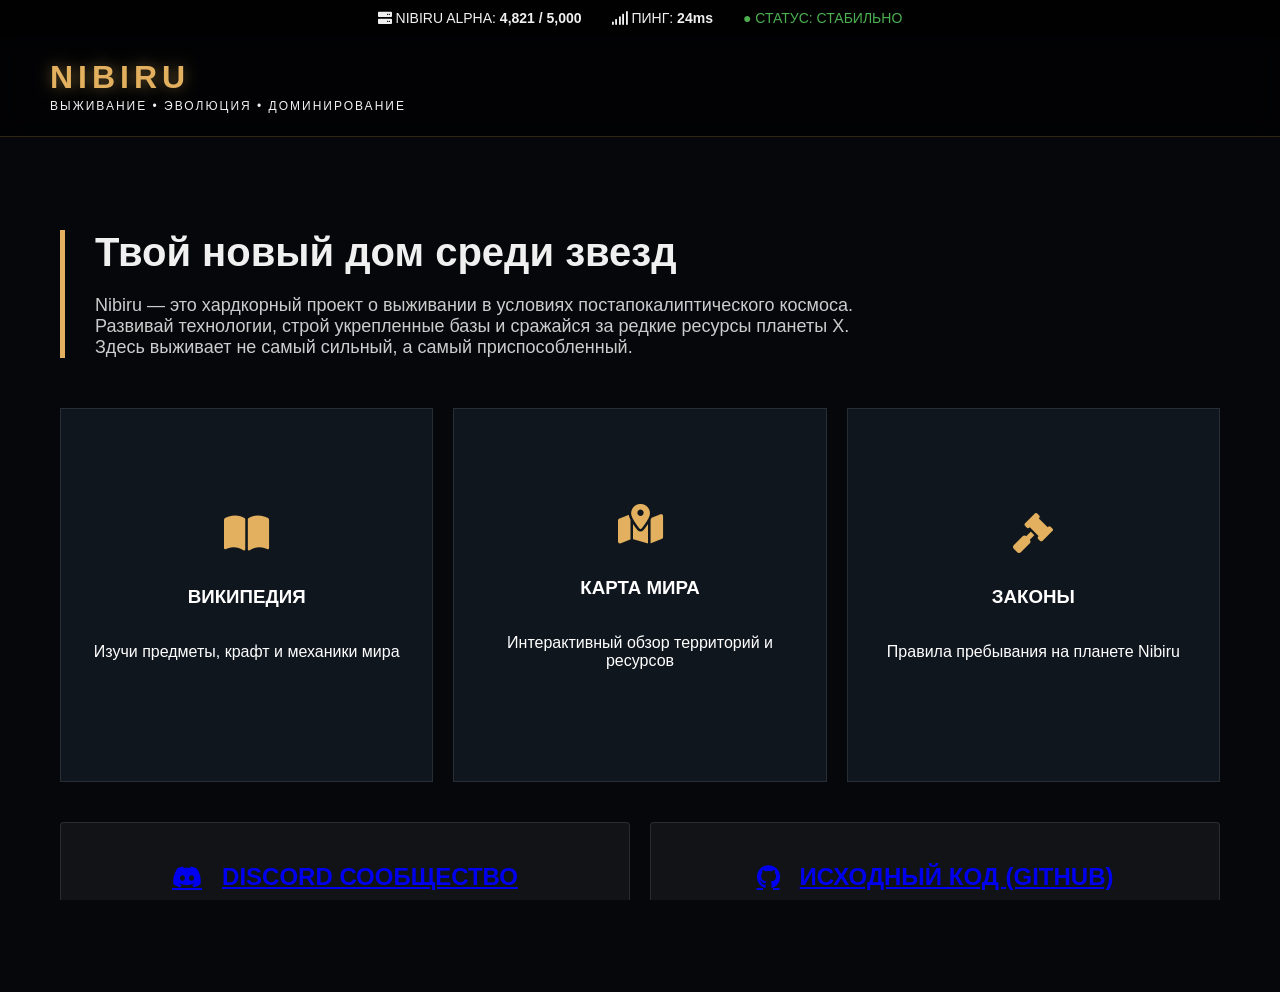
<file: index.html>
<!DOCTYPE html>
<html lang="ru">
<head>
    <meta charset="UTF-8">
        <title>NIBIRU | Выживание и Развитие</title>
            <link rel="stylesheet" href="style.css">
                <link rel="stylesheet" href="https://cdnjs.cloudflare.com/ajax/libs/font-awesome/6.0.0/css/all.min.css">
                </head>
                <body>

                    <video autoplay muted loop class="video-bg">
                            <source src="https://media.giphy.com/media/v1.Y2lkPTc5MGI3NjExOHpwaXU3Y3R5ZHZpZnd4bmR4eGdzZmt4eXp4eHh4eHh4eHh4eCZlcD12MV9pbnRlcm5hbF9naWZfYnlfaWQmY3Q9dg/l41lTjJp9NlR5z2xy/giphy.mp4" type="video/mp4">
                                </video>
                                    <div class="gradient-overlay"></div>

                                        <div class="status-bar">
                                                <span><i class="fas fa-server"></i> NIBIRU ALPHA: <strong>4,821 / 5,000</strong></span>
                                                        <span><i class="fas fa-signal"></i> ПИНГ: <strong>24ms</strong></span>
                                                                <span style="color: #4caf50;">● СТАТУС: СТАБИЛЬНО</span>
                                                                    </div>

                                                                        <header class="header">
                                                                                <div class="logo-text">
                                                                                            <h1>NIBIRU</h1>
                                                                                                        <span>ВЫЖИВАНИЕ • ЭВОЛЮЦИЯ • ДОМИНИРОВАНИЕ</span>
                                                                                                                </div>
                                                                                                                        <div class="header-line-wrapper">
                                                                                                                                    <div class="header-line"></div>
                                                                                                                                            </div>
                                                                                                                                                </header>

                                                                                                                                                    <div class="wrapper">
                                                                                                                                                            <main class="main-content">
                                                                                                                                                                        
                                                                                                                                                                                    <section class="hero-desc">
                                                                                                                                                                                                    <h2>Твой новый дом среди звезд</h2>
                                                                                                                                                                                                                    <p>
                                                                                                                                                                                                                                        Nibiru — это хардкорный проект о выживании в условиях постапокалиптического космоса. 
                                                                                                                                                                                                                                                            Развивай технологии, строй укрепленные базы и сражайся за редкие ресурсы планеты X. 
                                                                                                                                                                                                                                                                                Здесь выживает не самый сильный, а самый приспособленный.
                                                                                                                                                                                                                                                                                                </p>
                                                                                                                                                                                                                                                                                                            </section>

                                                                                                                                                                                                                                                                                                                        <div class="feature-grid">
                                                                                                                                                                                                                                                                                                                                        <a href="wiki.html" class="feature-card">
                                                                                                                                                                                                                                                                                                                                                            <i class="fas fa-book-open"></i>
                                                                                                                                                                                                                                                                                                                                                                                <h3>ВИКИПЕДИЯ</h3>
                                                                                                                                                                                                                                                                                                                                                                                                    <p>Изучи предметы, крафт и механики мира</p>
                                                                                                                                                                                                                                                                                                                                                                                                                    </a>
                                                                                                                                                                                                                                                                                                                                                                                                                                    <a href="#" class="feature-card">
                                                                                                                                                                                                                                                                                                                                                                                                                                                        <i class="fas fa-map-marked-alt"></i>
                                                                                                                                                                                                                                                                                                                                                                                                                                                                            <h3>КАРТА МИРА</h3>
                                                                                                                                                                                                                                                                                                                                                                                                                                                                                                <p>Интерактивный обзор территорий и ресурсов</p>
                                                                                                                                                                                                                                                                                                                                                                                                                                                                                                                </a>
                                                                                                                                                                                                                                                                                                                                                                                                                                                                                                                                <a href="rules.html" class="feature-card">
                                                                                                                                                                                                                                                                                                                                                                                                                                                                                                                                                    <i class="fas fa-gavel"></i>
                                                                                                                                                                                                                                                                                                                                                                                                                                                                                                                                                                        <h3>ЗАКОНЫ</h3>
                                                                                                                                                                                                                                                                                                                                                                                                                                                                                                                                                                                            <p>Правила пребывания на планете Nibiru</p>
                                                                                                                                                                                                                                                                                                                                                                                                                                                                                                                                                                                                            </a>

                                                                                                                                                                                                                                                                                                                                                                                                                                                                                                                                                                                                                            <div class="social-section">
                                                                                                                                                                                                                                                                                                                                                                                                                                                                                                                                                                                                                                                <a href="#" class="social-big-btn discord">
                                                                                                                                                                                                                                                                                                                                                                                                                                                                                                                                                                                                                                                                        <i class="fab fa-discord"></i> DISCORD СООБЩЕСТВО
                                                                                                                                                                                                                                                                                                                                                                                                                                                                                                                                                                                                                                                                                            </a>
                                                                                                                                                                                                                                                                                                                                                                                                                                                                                                                                                                                                                                                                                                                <a href="#" class="social-big-btn github">
                                                                                                                                                                                                                                                                                                                                                                                                                                                                                                                                                                                                                                                                                                                                        <i class="fab fa-github"></i> ИСХОДНЫЙ КОД (GITHUB)
                                                                                                                                                                                                                                                                                                                                                                                                                                                                                                                                                                                                                                                                                                                                                            </a>
                                                                                                                                                                                                                                                                                                                                                                                                                                                                                                                                                                                                                                                                                                                                                                            </div>
                                                                                                                                                                                                                                                                                                                                                                                                                                                                                                                                                                                                                                                                                                                                                                                        </div>

                                                                                                                                                                                                                                                                                                                                                                                                                                                                                                                                                                                                                                                                                                                                                                                                </main>
                                                                                                                                                                                                                                                                                                                                                                                                                                                                                                                                                                                                                                                                                                                                                                                                    </div>

                                                                                                                                                                                                                                                                                                                                                                                                                                                                                                                                                                                                                                                                                                                                                                                                    </body>
                                                                                                                                                                                                                                                                                                                                                                                                                                                                                                                                                                                                                                                                                                                                                                                                    </html>
</file>
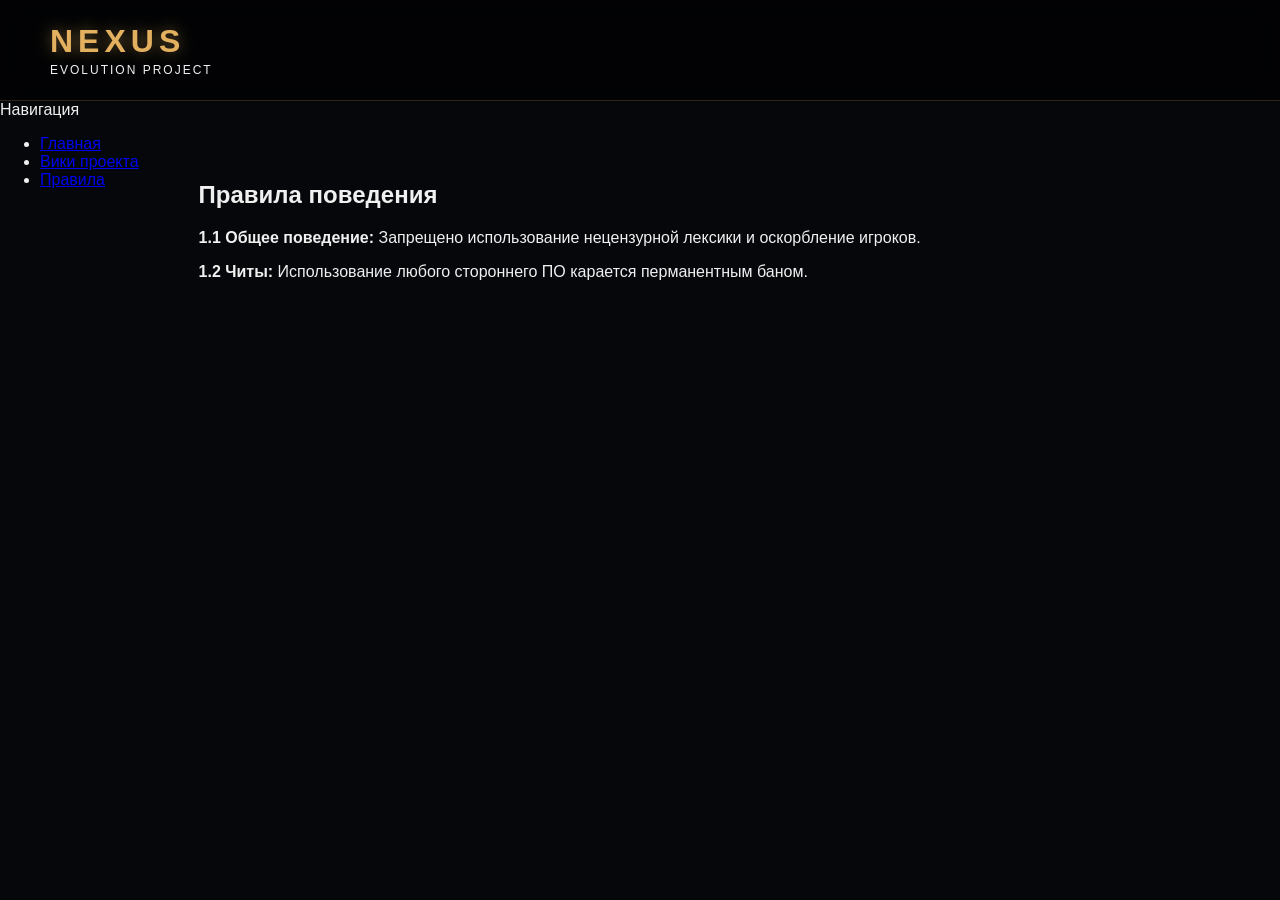
<file: rules.html>
<!DOCTYPE html>
<html lang="ru">
<head>
    <meta charset="UTF-8">
        <title>Nexus Rules | Правила</title>
            <link rel="stylesheet" href="style.css">
            </head>
            <body>
                <header class="header">
                        <div class="logo-container">
                                    <div class="logo-text"><h1>NEXUS</h1><span>Evolution Project</span></div>
                                            </div>
                                                    <div class="header-line-wrapper"><div class="header-line"></div></div>
                                                        </header>

                                                            <div class="wrapper">
                                                                    <aside class="sidebar">
                                                                                <div class="wiki-nav-title">Навигация</div>
                                                                                            <ul class="nav-group">
                                                                                                            <li class="nav-item"><a href="index.html" class="nav-link">Главная</a></li>
                                                                                                                            <li class="nav-item"><a href="wiki.html" class="nav-link">Вики проекта</a></li>
                                                                                                                                            <li class="nav-item active"><a href="rules.html" class="nav-link">Правила</a></li>
                                                                                                                                                        </ul>
                                                                                                                                                                </aside>

                                                                                                                                                                        <main class="main-content">
                                                                                                                                                                                    <h2>Правила поведения</h2>
                                                                                                                                                                                                <div class="status-box" style="border-left-color: #ff4444;">
                                                                                                                                                                                                                <p><strong>1.1 Общее поведение:</strong> Запрещено использование нецензурной лексики и оскорбление игроков.</p>
                                                                                                                                                                                                                            </div>
                                                                                                                                                                                                                                        <div class="status-box" style="border-left-color: #ff4444;">
                                                                                                                                                                                                                                                        <p><strong>1.2 Читы:</strong> Использование любого стороннего ПО карается перманентным баном.</p>
                                                                                                                                                                                                                                                                    </div>
                                                                                                                                                                                                                                                                            </main>
                                                                                                                                                                                                                                                                                </div>
                                                                                                                                                                                                                                                                                </body>
                                                                                                                                                                                                                                                                                </html>
</file>
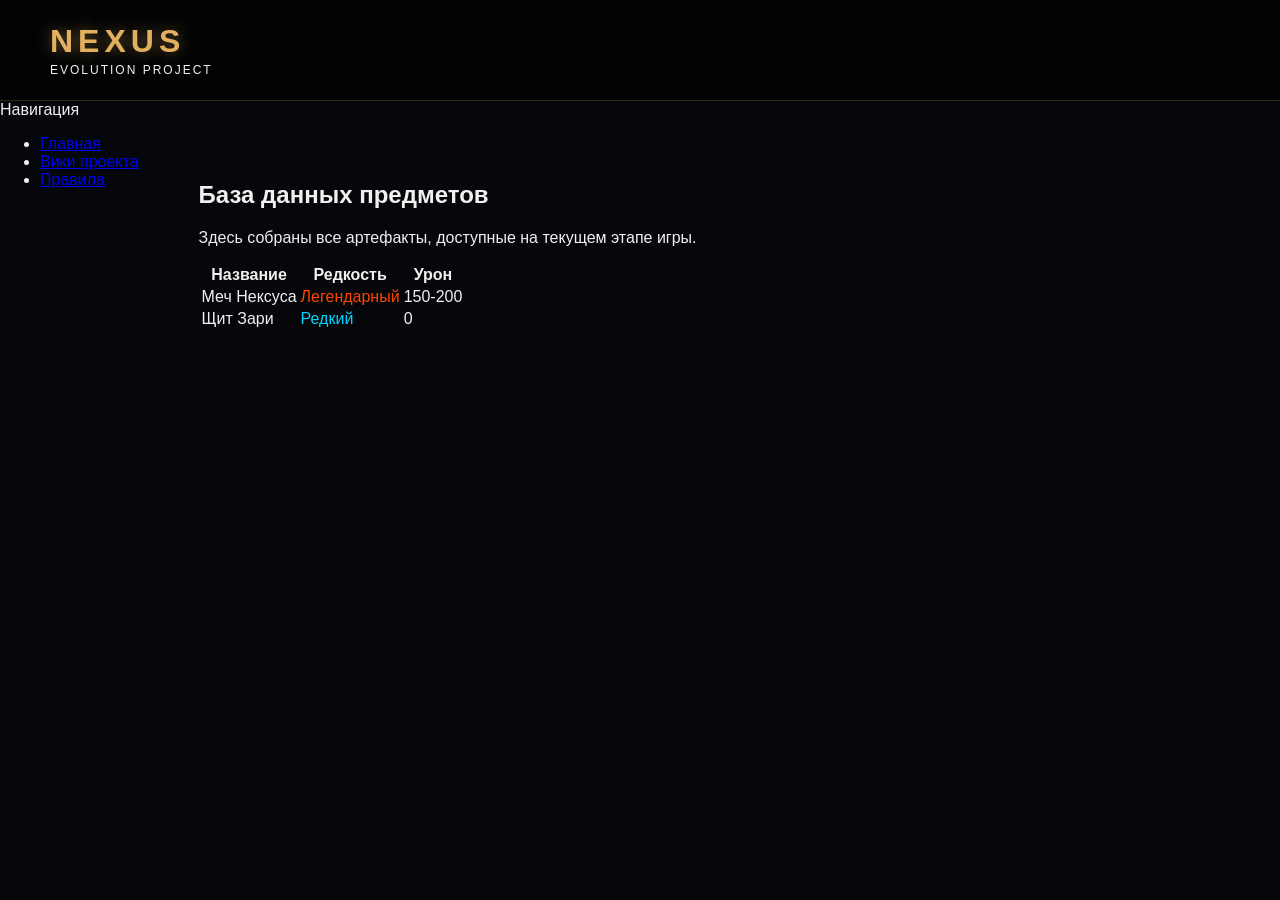
<file: wiki.html>
<!DOCTYPE html>
<html lang="ru">
<head>
    <meta charset="UTF-8">
        <title>Nexus Wiki | Предметы</title>
            <link rel="stylesheet" href="style.css">
            </head>
            <body>
                <header class="header">
                        <div class="logo-container">
                                    <div class="logo-text"><h1>NEXUS</h1><span>Evolution Project</span></div>
                                            </div>
                                                    <div class="header-line-wrapper"><div class="header-line"></div></div>
                                                        </header>

                                                            <div class="wrapper">
                                                                    <aside class="sidebar">
                                                                                <div class="wiki-nav-title">Навигация</div>
                                                                                            <ul class="nav-group">
                                                                                                            <li class="nav-item"><a href="index.html" class="nav-link">Главная</a></li>
                                                                                                                            <li class="nav-item active"><a href="wiki.html" class="nav-link">Вики проекта</a></li>
                                                                                                                                            <li class="nav-item"><a href="rules.html" class="nav-link">Правила</a></li>
                                                                                                                                                        </ul>
                                                                                                                                                                </aside>

                                                                                                                                                                        <main class="main-content">
                                                                                                                                                                                    <h2>База данных предметов</h2>
                                                                                                                                                                                                <p>Здесь собраны все артефакты, доступные на текущем этапе игры.</p>
                                                                                                                                                                                                            
                                                                                                                                                                                                                        <table>
                                                                                                                                                                                                                                        <thead>
                                                                                                                                                                                                                                                            <tr>
                                                                                                                                                                                                                                                                                    <th>Название</th>
                                                                                                                                                                                                                                                                                                            <th>Редкость</th>
                                                                                                                                                                                                                                                                                                                                    <th>Урон</th>
                                                                                                                                                                                                                                                                                                                                                        </tr>
                                                                                                                                                                                                                                                                                                                                                                        </thead>
                                                                                                                                                                                                                                                                                                                                                                                        <tbody>
                                                                                                                                                                                                                                                                                                                                                                                                            <tr>
                                                                                                                                                                                                                                                                                                                                                                                                                                    <td>Меч Нексуса</td>
                                                                                                                                                                                                                                                                                                                                                                                                                                                            <td style="color: #ff4500;">Легендарный</td>
                                                                                                                                                                                                                                                                                                                                                                                                                                                                                    <td>150-200</td>
                                                                                                                                                                                                                                                                                                                                                                                                                                                                                                        </tr>
                                                                                                                                                                                                                                                                                                                                                                                                                                                                                                                            <tr>
                                                                                                                                                                                                                                                                                                                                                                                                                                                                                                                                                    <td>Щит Зари</td>
                                                                                                                                                                                                                                                                                                                                                                                                                                                                                                                                                                            <td style="color: #00d4ff;">Редкий</td>
                                                                                                                                                                                                                                                                                                                                                                                                                                                                                                                                                                                                    <td>0</td>
                                                                                                                                                                                                                                                                                                                                                                                                                                                                                                                                                                                                                        </tr>
                                                                                                                                                                                                                                                                                                                                                                                                                                                                                                                                                                                                                                        </tbody>
                                                                                                                                                                                                                                                                                                                                                                                                                                                                                                                                                                                                                                                    </table>
                                                                                                                                                                                                                                                                                                                                                                                                                                                                                                                                                                                                                                                            </main>
                                                                                                                                                                                                                                                                                                                                                                                                                                                                                                                                                                                                                                                                </div>
                                                                                                                                                                                                                                                                                                                                                                                                                                                                                                                                                                                                                                                                </body>
                                                                                                                                                                                                                                                                                                                                                                                                                                                                                                                                                                                                                                                                </html>
</file>
<file: style.css>
:root {
        --bg-overlay: rgba(10, 14, 20, 0.85); /* Полупрозрачный фон поверх видео */
            --accent-gold: #e2b05e;
                --accent-purple: #6b4c9a;
                    --card-bg: rgba(22, 29, 39, 0.7);
                        --text-main: #f0f0f0;
                            --sidebar-width: 280px;
                            }

                            body, html {
                                margin: 0;
                                    padding: 0;
                                        height: 100%;
                                            font-family: 'Exo 2', 'Segoe UI', sans-serif; /* Игровой шрифт */
                                                background-color: #05070a;
                                                    color: var(--text-main);
                                                        overflow-x: hidden;
                                                        }

                                                        /* --- ВИДЕО/GIF ФОН --- */
                                                        .video-bg {
                                                            position: fixed;
                                                                right: 0;
                                                                    bottom: 0;
                                                                        min-width: 100%;
                                                                            min-height: 100%;
                                                                                z-index: -2;
                                                                                    filter: brightness(0.4); /* Приглушаем яркость */
                                                                                    }

                                                                                    /* Градиентное наложение поверх видео */
                                                                                    .gradient-overlay {
                                                                                        position: fixed;
                                                                                            top: 0; left: 0;
                                                                                                width: 100%; height: 100%;
                                                                                                    background: radial-gradient(circle at center, transparent 0%, var(--bg-overlay) 100%);
                                                                                                        z-index: -1;
                                                                                                        }

                                                                                                        /* --- HEADER --- */
                                                                                                        .header {
                                                                                                            display: flex;
                                                                                                                align-items: center;
                                                                                                                    height: 100px;
                                                                                                                        padding: 0 50px;
                                                                                                                            background: rgba(0, 0, 0, 0.6);
                                                                                                                                backdrop-filter: blur(10px);
                                                                                                                                    border-bottom: 1px solid rgba(226, 176, 94, 0.2);
                                                                                                                                    }

                                                                                                                                    .logo-text h1 {
                                                                                                                                        font-size: 32px;
                                                                                                                                            letter-spacing: 5px;
                                                                                                                                                color: var(--accent-gold);
                                                                                                                                                    text-shadow: 0 0 15px rgba(226, 176, 94, 0.5);
                                                                                                                                                        margin: 0;
                                                                                                                                                        }

                                                                                                                                                        .logo-text span {
                                                                                                                                                            font-size: 12px;
                                                                                                                                                                text-transform: uppercase;
                                                                                                                                                                    color: var(--text-main);
                                                                                                                                                                        letter-spacing: 2px;
                                                                                                                                                                        }

                                                                                                                                                                        /* --- ГЛАВНЫЙ КОНТЕНТ --- */
                                                                                                                                                                        .wrapper { display: flex; max-width: 1400px; margin: 0 auto; }

                                                                                                                                                                        .main-content {
                                                                                                                                                                            flex-grow: 1;
                                                                                                                                                                                padding: 60px;
                                                                                                                                                                                }

                                                                                                                                                                                /* Описание проекта */
                                                                                                                                                                                .hero-desc {
                                                                                                                                                                                    margin-bottom: 50px;
                                                                                                                                                                                        border-left: 5px solid var(--accent-gold);
                                                                                                                                                                                            padding-left: 30px;
                                                                                                                                                                                            }

                                                                                                                                                                                            .hero-desc h2 { font-size: 40px; margin-bottom: 20px; }
                                                                                                                                                                                            .hero-desc p { font-size: 18px; color: #ccc; max-width: 800px; }

                                                                                                                                                                                            /* Плиточное меню (Квадраты) */
                                                                                                                                                                                            .feature-grid {
                                                                                                                                                                                                display: grid;
                                                                                                                                                                                                    grid-template-columns: repeat(3, 1fr);
                                                                                                                                                                                                        gap: 20px;
                                                                                                                                                                                                            margin-top: 40px;
                                                                                                                                                                                                            }

                                                                                                                                                                                                            .feature-card {
                                                                                                                                                                                                                background: var(--card-bg);
                                                                                                                                                                                                                    aspect-ratio: 1 / 1; /* Делает их квадратными */
                                                                                                                                                                                                                        display: flex;
                                                                                                                                                                                                                            flex-direction: column;
                                                                                                                                                                                                                                justify-content: center;
                                                                                                                                                                                                                                    align-items: center;
                                                                                                                                                                                                                                        border: 1px solid rgba(255,255,255,0.1);
                                                                                                                                                                                                                                            transition: 0.4s;
                                                                                                                                                                                                                                                text-decoration: none;
                                                                                                                                                                                                                                                    color: white;
                                                                                                                                                                                                                                                        text-align: center;
                                                                                                                                                                                                                                                            padding: 20px;
                                                                                                                                                                                                                                                            }

                                                                                                                                                                                                                                                            .feature-card i { font-size: 40px; color: var(--accent-gold); margin-bottom: 15px; }
                                                                                                                                                                                                                                                            .feature-card:hover {
                                                                                                                                                                                                                                                                background: rgba(107, 76, 154, 0.3);
                                                                                                                                                                                                                                                                    border-color: var(--accent-gold);
                                                                                                                                                                                                                                                                        transform: translateY(-10px);
                                                                                                                                                                                                                                                                            box-shadow: 0 10px 30px rgba(0,0,0,0.5);
                                                                                                                                                                                                                                                                            }

                                                                                                                                                                                                                                                                            /* Секция Соцсетей */
                                                                                                                                                                                                                                                                            .social-section {
                                                                                                                                                                                                                                                                                grid-column: span 3;
                                                                                                                                                                                                                                                                                    display: grid;
                                                                                                                                                                                                                                                                                        grid-template-columns: 1fr 1fr;
                                                                                                                                                                                                                                                                                            gap: 20px;
                                                                                                                                                                                                                                                                                                margin-top: 20px;
                                                                                                                                                                                                                                                                                                }

                                                                                                                                                                                                                                                                                                .social-big-btn {
                                                                                                                                                                                                                                                                                                    padding: 40px;
                                                                                                                                                                                                                                                                                                        background: rgba(255, 255, 255, 0.05);
                                                                                                                                                                                                                                                                                                            border-radius: 4px;
                                                                                                                                                                                                                                                                                                                display: flex;
                                                                                                                                                                                                                                                                                                                    align-items: center;
                                                                                                                                                                                                                                                                                                                        justify-content: center;
                                                                                                                                                                                                                                                                                                                            gap: 20px;
                                                                                                                                                                                                                                                                                                                                font-size: 24px;
                                                                                                                                                                                                                                                                                                                                    font-weight: bold;
                                                                                                                                                                                                                                                                                                                                        border: 1px solid rgba(255,255,255,0.1);
                                                                                                                                                                                                                                                                                                                                        }

                                                                                                                                                                                                                                                                                                                                        .social-big-btn.discord:hover { background: #5865F2; color: white; }
                                                                                                                                                                                                                                                                                                                                        .social-big-btn.github:hover { background: #333; color: white; }

                                                                                                                                                                                                                                                                                                                                        /* Статус сервера (узкая полоска сверху) */
                                                                                                                                                                                                                                                                                                                                        .status-bar {
                                                                                                                                                                                                                                                                                                                                            background: rgba(0,0,0,0.8);
                                                                                                                                                                                                                                                                                                                                                padding: 10px 20px;
                                                                                                                                                                                                                                                                                                                                                    display: flex;
                                                                                                                                                                                                                                                                                                                                                        justify-content: center;
                                                                                                                                                                                                                                                                                                                                                            gap: 30px;
                                                                                                                                                                                                                                                                                                                                                                font-size: 14px;
                                                                                                                                                                                                                                                                                                                                                                }
                                                                                                                                                                                                                                                                                                                                                                
}
</file>
